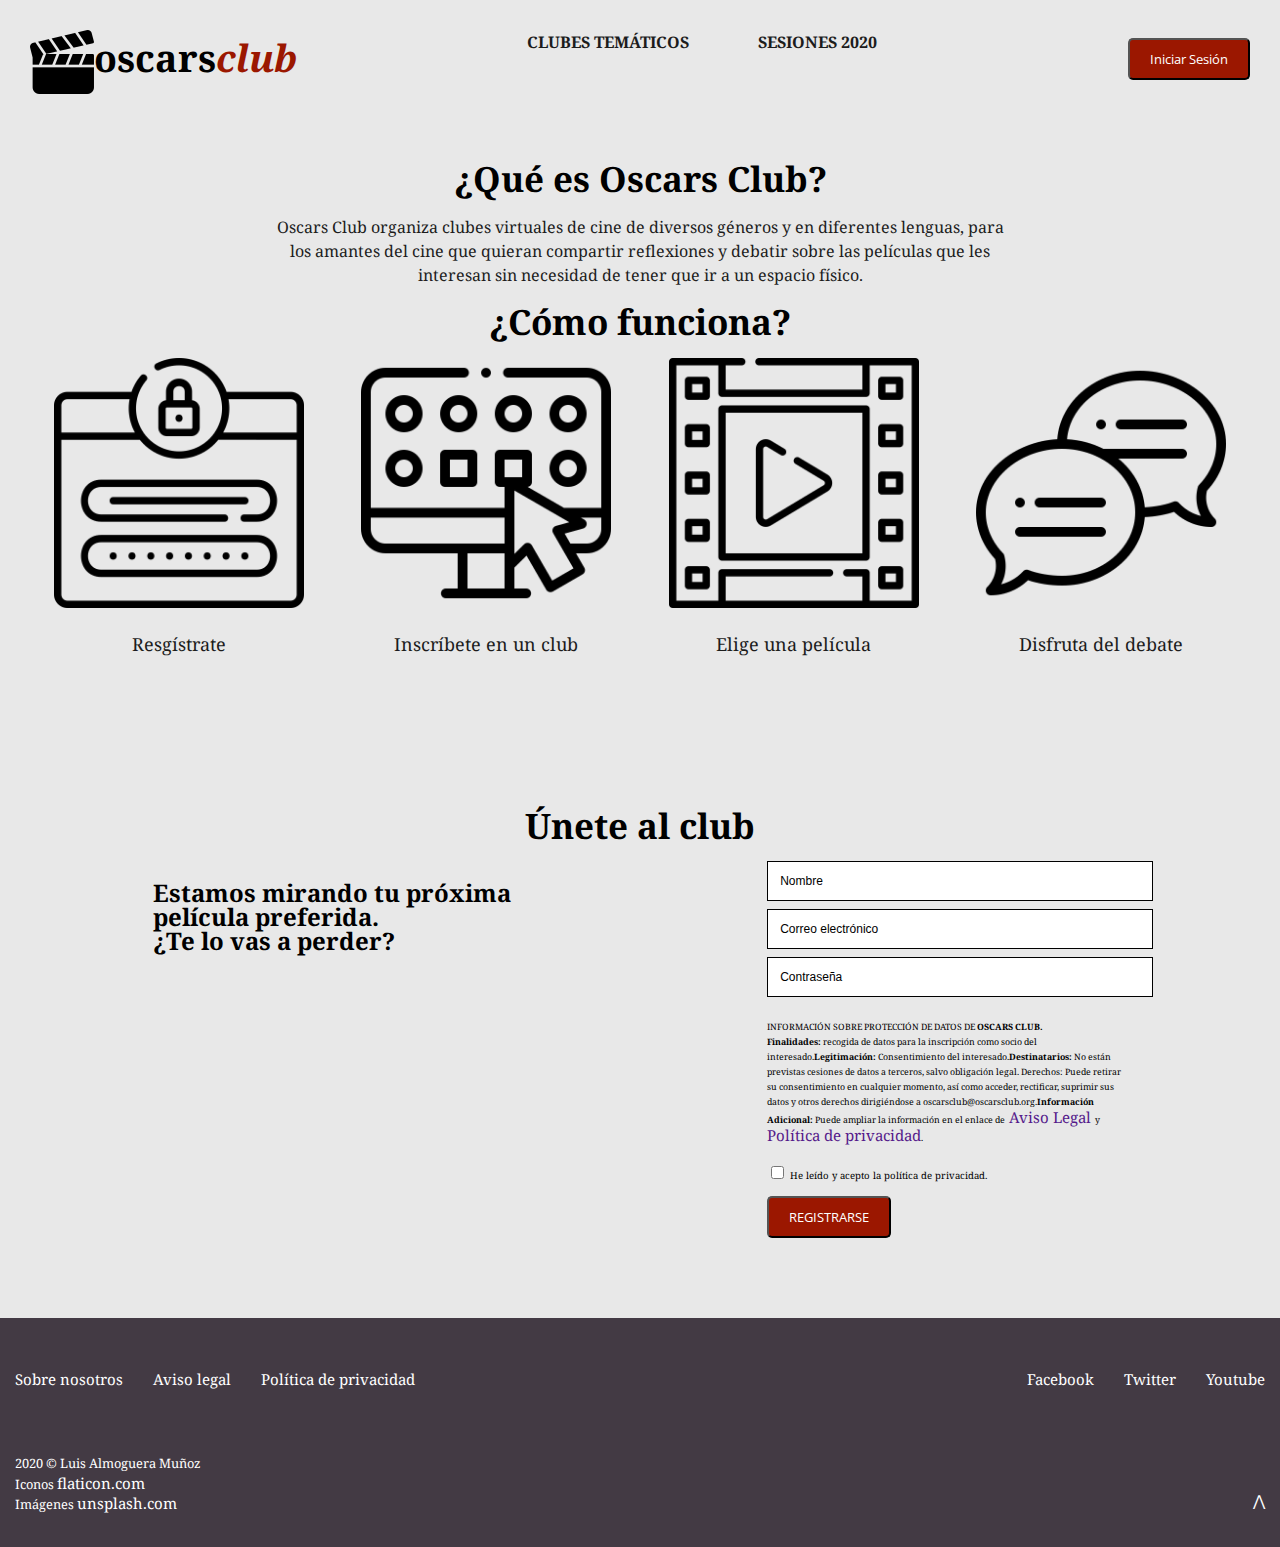
<file: index.html>
<!DOCTYPE html >
<html lang="es">
<head>
    <meta charset="UTF-8">
    <link rel="stylesheet" href="css/style.css">
    <title>Oscars Club</title>
</head>

<body>
    <header >
        <div class="header">    
            <div id="logo" >
                <img alt="Oscars Club" src="img/oscarsclub-isologo.png"> 
                <a href="index.html"><span id="oscars-h" >oscars</span><span id="club-h" >club</span></a>
            </div>

            <div class="menu_header"> 
                <nav>
                <ul>
                    <li><a href="clubs-tematics.html">CLUBES TEMÁTICOS</a></li>
                    <li><a href="sesiones-2020.html">SESIONES 2020</a></li>
                </ul>
                </nav>
            </div>

            <div class="boton_Inicio" >
                <input type="submit" value="Iniciar Sesión" >
            </div>
        </div>
    </header>


    
   <main>
        <div  >
            <h1>¿Qué es Oscars Club?</h1>
            <p class="parrafo_Inicio_Index">Oscars Club organiza clubes virtuales de cine de diversos géneros y en diferentes lenguas, para los amantes del cine que quieran compartir reflexiones y debatir sobre las películas que les interesan sin necesidad de tener que ir a un espacio físico.</p>
        </div>
       
            <h1>¿Cómo funciona?</h1>
        <div class="foto_Container">
            <div><img alt="regístrate" src="img/howto-register.png"> <P style="text-align: center; font-size: 18px ;">Resgístrate</P> </div>
            <div><img alt="regístrate" src="img/howto-club.png"> <P style="text-align: center; font-size: 18px">Inscríbete en un club</P> </div>
            <div><img alt="regístrate" src="img/howto-film.png"> <P style="text-align: center; font-size: 18px">Elige una película</P> </div>
            <div><img alt="regístrate" src="img/howto-speech.png"> <P style="text-align: center; font-size: 18px">Disfruta del debate</P> </div>
        </div>
            
          <h1>Únete al club</h1> 
        <div id="unete_Index"> 
            <div>
                <h2>Estamos mirando tu próxima película preferida. <br>¿Te lo vas a perder?</h2>
                </div>
                <div>
                <form> <!--F O R M U L A R I O-->
                    
                        <div class="fieldcol">
                            <input value="Nombre" type="text" id="nom" pattern="[a-zA-ZàáâäãåąčćęèéêëėįìíîïłńòóôöõøùúûüųūÿýżźñçčšžÀÁÂÄÃÅĄĆČĖĘÈÉÊËÌÍÎÏĮŁŃÒÓÔÖÕØÙÚÛÜŲŪŸÝŻŹÑßÇŒÆČŠŽ∂ð ,.'-]{2,64}" title="Només caràcters alfabètics. Un mínim de 2 i un màxim de 64 caràcters" required>
                        </div>

                        <div class="fieldcol">
                            <input value="Correo electrónico" type="text" id="cognom1" pattern="[a-zA-ZàáâäãåąčćęèéêëėįìíîïłńòóôöõøùúûüųūÿýżźñçčšžÀÁÂÄÃÅĄĆČĖĘÈÉÊËÌÍÎÏĮŁŃÒÓÔÖÕØÙÚÛÜŲŪŸÝŻŹÑßÇŒÆČŠŽ∂ð ,.'-]{2,128}" title="Només caràcters alfabètics. Un mínim de 2 i un màxim de 128 caràcters" required>
                        </div>

                        <div class="fieldcol">
                            <input value="Contraseña" type="text" id="cognom2" pattern="[a-zA-ZàáâäãåąčćęèéêëėįìíîïłńòóôöõøùúûüųūÿýżźñçčšžÀÁÂÄÃÅĄĆČĖĘÈÉÊËÌÍÎÏĮŁŃÒÓÔÖÕØÙÚÛÜŲŪŸÝŻŹÑßÇŒÆČŠŽ∂ð ,.'-]{2,128}" title="Només caràcters alfabètics. Un mínim de 2 i un màxim de 128 caràcters" >
                        </div>
                    

                    <small>
                        INFORMACIÓN SOBRE PROTECCIÓN DE DATOS DE <strong>OSCARS CLUB.<br>
                        Finalidades:</strong> recogida de datos para la inscripción como socio del interesado.<strong>Legitimación: </strong>Consentimiento del interesado.<strong>Destinatarios: </strong> No están previstas cesiones de datos a terceros, salvo obligación legal. Derechos: Puede retirar su consentimiento en cualquier momento, así como acceder, rectificar, suprimir sus datos y otros derechos dirigiéndose a oscarsclub@oscarsclub.org.<strong>Información Adicional:</strong> Puede ampliar la información en el enlace de<a href=""> Aviso Legal </a>  y  <a href=""> Política de privacidad</a>.
                    </small>

                    <label><input type="checkbox" id="case1" required> He leído y acepto la política de privacidad.</label> 
                    <br>
                    <input type="submit" value="REGISTRARSE">
                    
                </form> <!-- FIN FORMULARIO-->
            </div>
    </div>
</main> 
<footer>
    <div class="footer_Container1">
            <div>
                <nav id="footer-nav">  
                <ul>
                <li><a href="">Sobre nosotros</a></li> <li><a href="">Aviso legal</a></li> <li><a href="">Política de privacidad</a></li> 
                </ul>
                </nav>
            </div>

            <div >
                <nav id="footer-nav">  
                <ul>
                <li><a href="">Facebook</a></li> <li><a href="">Twitter</a></li> <li><a href="">Youtube</a></li> 
                </ul>
                </nav>
            </div>
    </div>

    <div class="footer_Container2">
        <div id="footer_Container2_Credits">
        <p> 2020 &copy; Luis Almoguera Muñoz <br>
        Iconos <a href="https://www.flaticon.com">flaticon.com</a> <br>
        Imágenes <a href="https://unsplash.com">unsplash.com</a></p>
        </div>
        
        <div id="footer_Container2_simbol" >
            <p>  </p>
            <p><a  href="#logo"> &xwedge; <!---[con enlace a la parte superior de las páginas]---></a></p>            
        </div>
    </div>

    </footer>
</body>

</html>
</file>
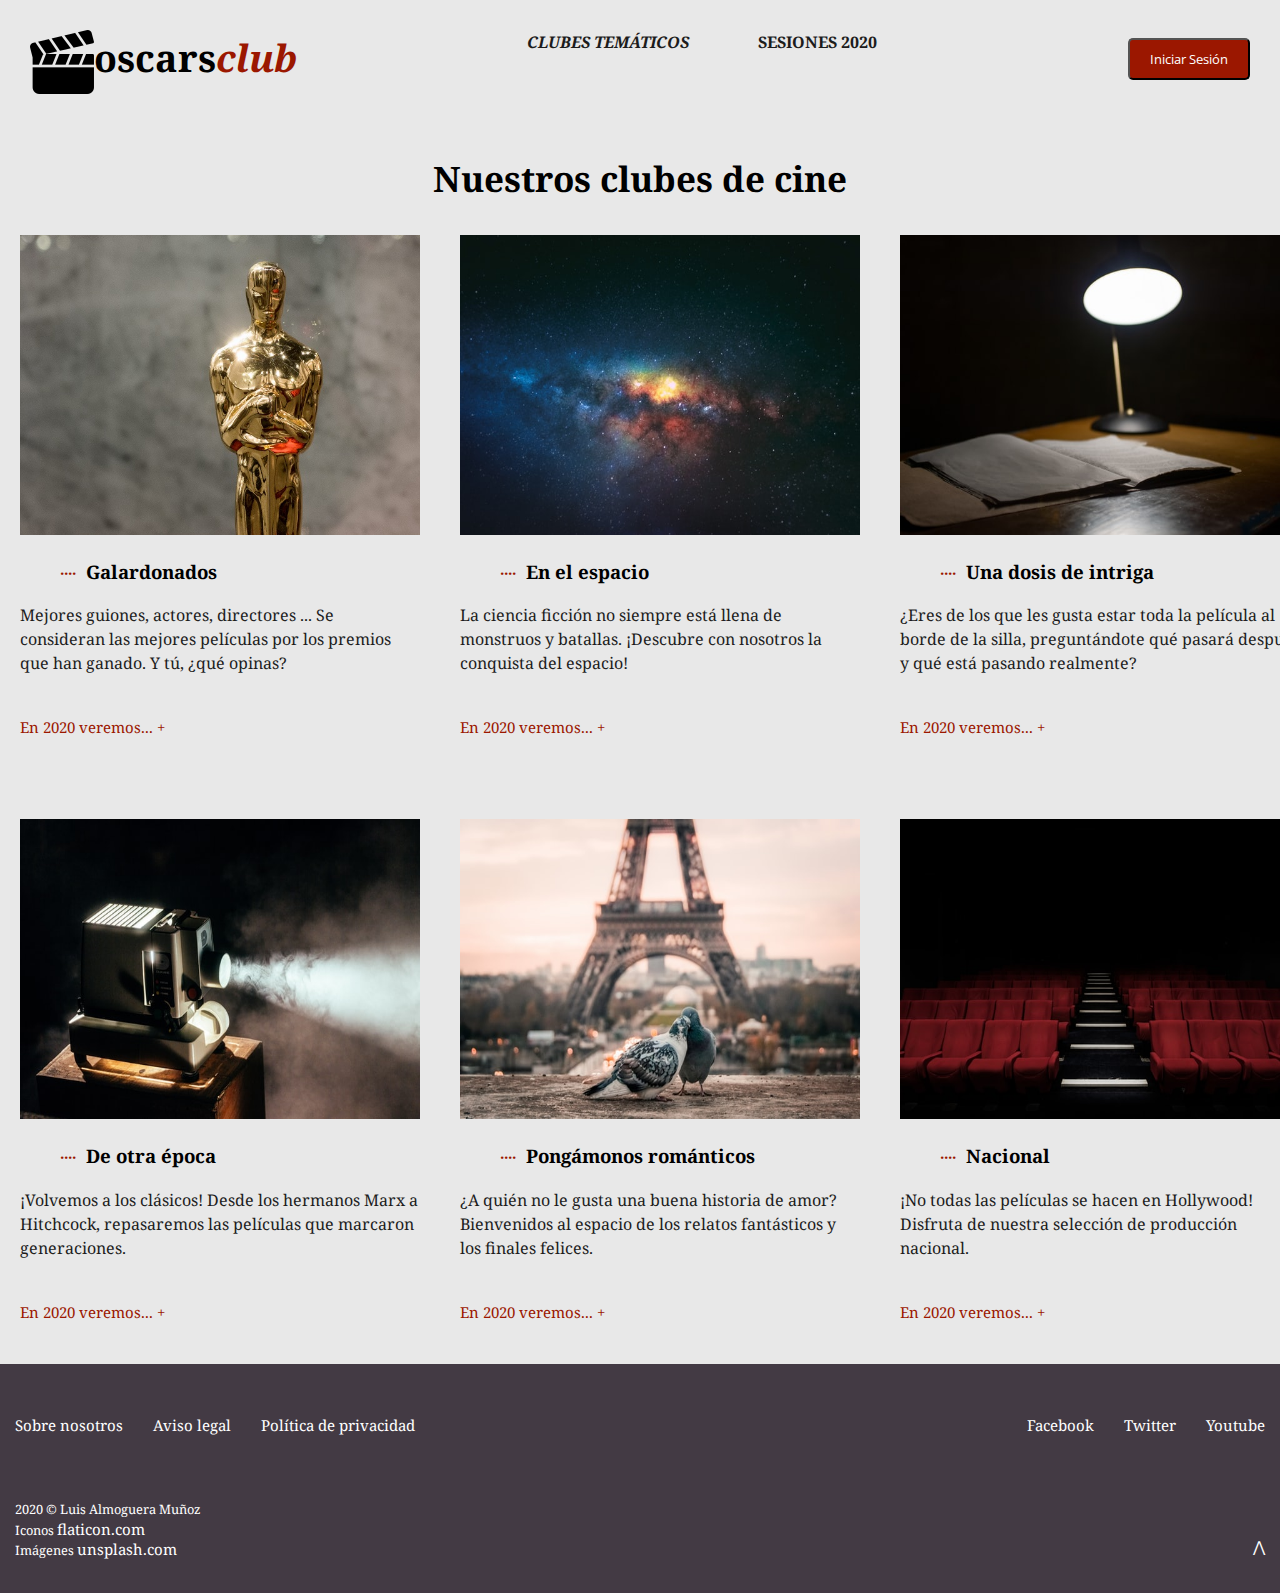
<file: clubs-tematics.html>
<!DOCTYPE html >
<html lang="es">
<head>
    <meta charset="UTF-8">
    <link rel="stylesheet" href="css/style.css">
    <title>Clubes-Temáticos</title>
</head>

<body>
    <header >
        <div class="header">    
            <div id="logo" >
                <img alt="Oscars Club" alt="oscarsclub" src="img/oscarsclub-isologo.png"> 
                <a href="index.html"><span id="oscars-h" >oscars</span><span id="club-h" >club</span></a>
            </div>

            <div class="menu_header"> 
                <nav>
                <ul>
                    <li><a href="clubs-tematics.html"><em>CLUBES TEMÁTICOS</em></a></li>
                    <li><a href="sesiones-2020.html">SESIONES 2020</a></li>
                </ul>
                </nav>
            </div>

            <div class="boton_Inicio" >
                <input type="submit" value="Iniciar Sesión" >
            </div>
        </div>
    </header>

    <main>
        <h1>Nuestros clubes de cine</h1>
        <div class="clubes_Cine">
                <div><img alt="imagen" src="img/club1.jpg"><h3><a href=""></a>Galardonados</h3><p>Mejores guiones, actores, directores ... Se consideran las mejores películas por los premios que han ganado. Y tú, ¿qué opinas?</p><br><a href="sesiones-2020.html#p1">En 2020 veremos... +</a></div>
                <div><img alt="imagen" src="img/club2.jpg"><h3><a href=""></a>En el espacio</h3><p>La ciencia ficción no siempre está llena de monstruos y batallas. ¡Descubre con nosotros la conquista del espacio!</p><br><a href="sesiones-2020.html#p2">En 2020 veremos... +</a></div>
                <div><img alt="imagen" src="img/club3.jpg"><h3><a href=""></a>Una dosis de intriga</h3><p>¿Eres de los que les gusta estar toda la película al borde de la silla, preguntándote qué pasará después y qué está pasando realmente?</p><br><a href="sesiones-2020.html#p3">En 2020 veremos... +</a></div>
                <div><img alt="imagen" src="img/club4.jpg"><h3><a href=""></a>De otra época</h3><p>¡Volvemos a los clásicos! Desde los hermanos Marx a Hitchcock, repasaremos las películas que marcaron generaciones.</p><br><a href="sesiones-2020.html#p4">En 2020 veremos... +</a></div>
                <div><img alt="imagen" src="img/club5.jpg"><h3><a href=""></a>Pongámonos románticos</h3><p>¿A quién no le gusta una buena historia de amor? Bienvenidos al espacio de los relatos fantásticos y los finales felices.</p><br><a href="sesiones-2020.html#p5">En 2020 veremos... +</a></div>
                <div><img alt="imagen" src="img/club6.jpg"><h3><a href=""></a>Nacional</h3><p>¡No todas las películas se hacen en Hollywood! Disfruta de nuestra selección de producción nacional.</p><br><a href="sesiones-2020.html#p6">En 2020 veremos... +</a></div>
           
        </div>
    </main>

    <footer>
        <div class="footer_Container1">
                <div>
                    <nav class="footer-nav">  
                    <ul>
                    <li><a href="">Sobre nosotros</a></li> <li><a href="">Aviso legal</a></li> <li><a href="">Política de privacidad</a></li> 
                    </ul>
                    </nav>
                </div>

                <div >
                    <nav class="footer-nav">  
                    <ul>
                    <li><a href="">Facebook</a></li> <li><a href="">Twitter</a></li> <li><a href="">Youtube</a></li> 
                    </ul>
                    </nav>
                </div>
        </div>

        <div class="footer_Container2">
            <div id="footer_Container2_Credits">
            <p> 2020 &copy; Luis Almoguera Muñoz <br>
            Iconos <a href="https://www.flaticon.com">flaticon.com</a> <br>
            Imágenes <a href="https://unsplash.com">unsplash.com</a></p>
            </div>
            
            <div id="footer_Container2_simbol" >
                <p>  </p>
                <p><a  href="#logo"> &xwedge; <!---[con enlace a la parte superior de las páginas]---></a></p>            </div>
            </div>

        </div>
    </footer>

</body>
</html>
</file>
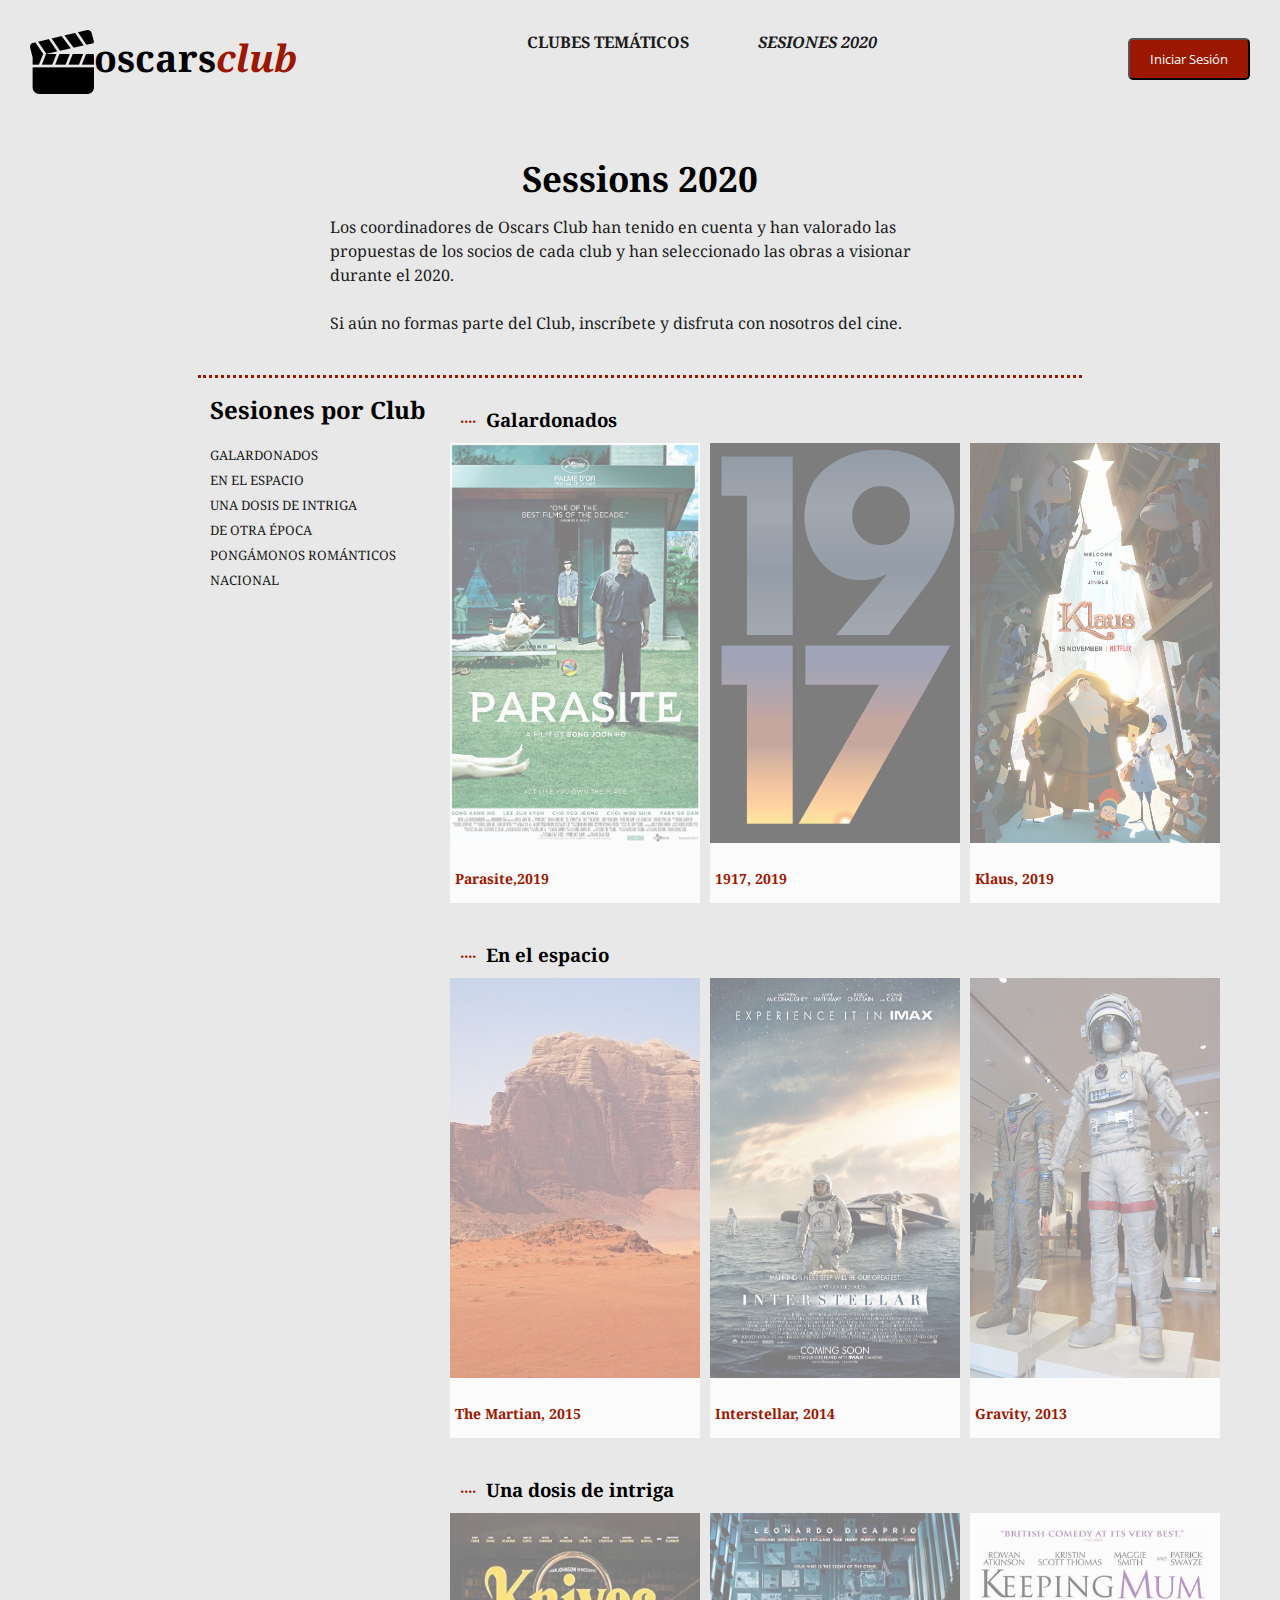
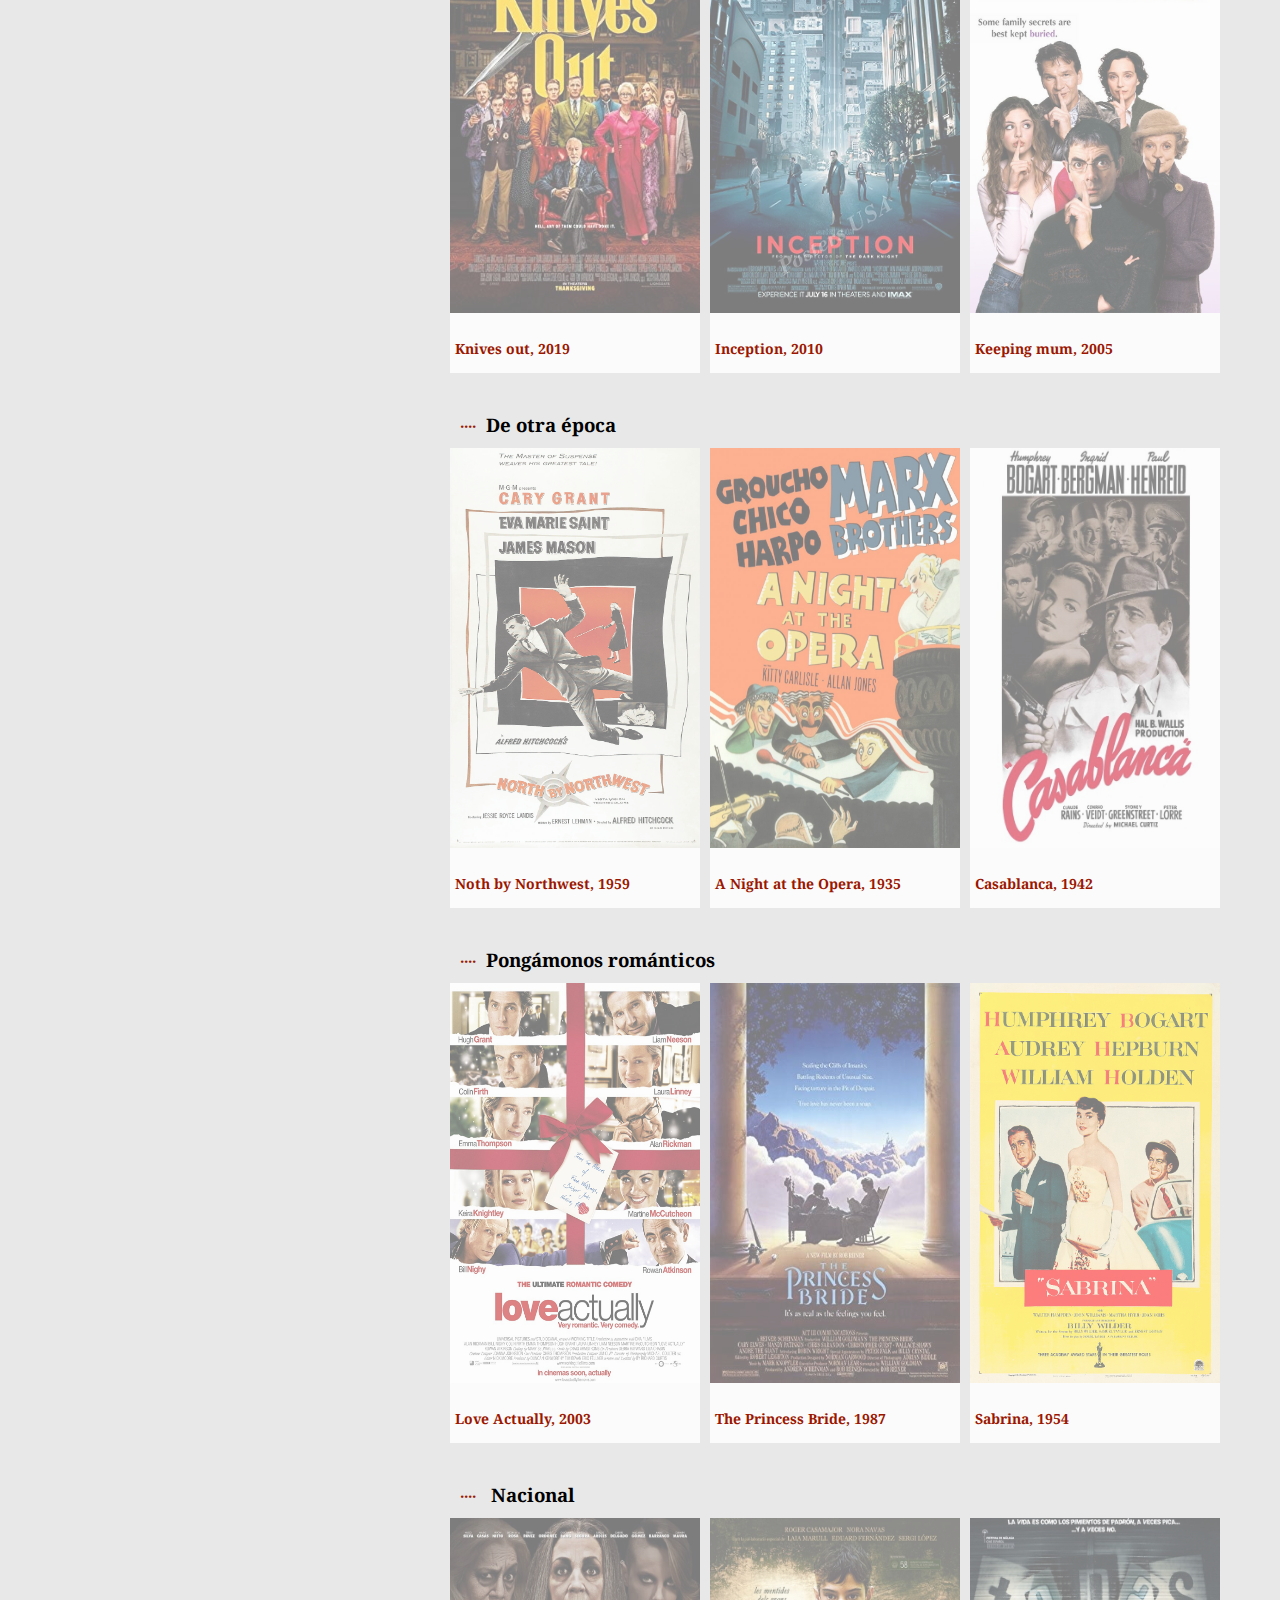
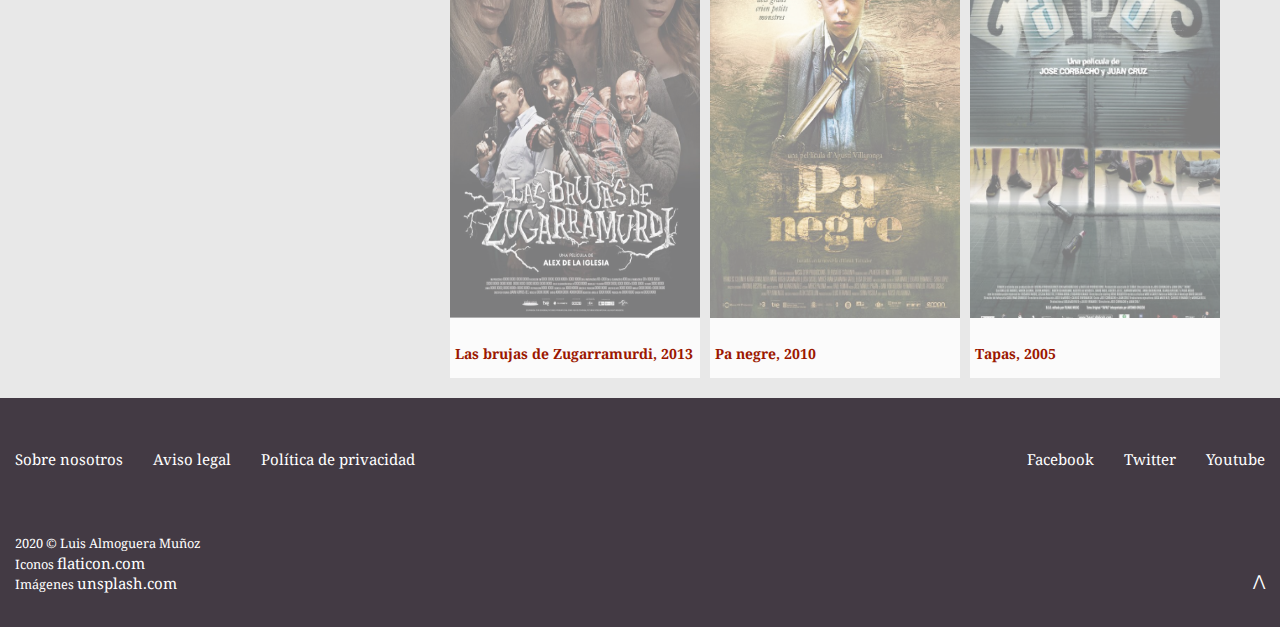
<file: sesiones-2020.html>
<!DOCTYPE html >
<html lang="es">
<head>
    <meta charset="UTF-8">
    <link rel="stylesheet" href="css/style.css">
    <title>Sesiones-2020</title>
</head>

<body>
    <header >
        <div class="header">    
            <div id="logo" >
                <img alt="Oscars Club" src="img/oscarsclub-isologo.png"> 
                <a href="index.html"><span id="oscars-h" >oscars</span><span id="club-h" >club</span></a>
            </div>

            <div class="menu_header"> 
                <nav>
                <ul>
                    <li><a href="clubs-tematics.html">CLUBES TEMÁTICOS</a></li>
                    <li><a href="sesiones-2020.html"><em>SESIONES 2020</em></a></li>
                </ul>
                </nav>
            </div>

            <div class="boton_Inicio" >
                <input type="submit" value="Iniciar Sesión" >
            </div>
        </div>
    </header>

    <main>
        <div class="parrafo_Inicio_Sesiones">
            <h1>Sessions 2020</h1>
            <p>Los coordinadores de Oscars Club han tenido en cuenta y han valorado las propuestas de los socios de cada club y han seleccionado las obras a visionar durante el 2020. <br><br> Si aún no formas parte del Club, inscríbete y disfruta con nosotros del cine.</p>
        </div>

        <div class="contenedor_Sesiones">
            
            <div class="menu_Sesiones">
                <h2>Sesiones por Club</h2>
                <ul>
                    <li><a href="#p1">GALARDONADOS</a></li>
                    <li><a href="#p2">EN EL ESPACIO</a></li>
                    <li><a href="#p3">UNA DOSIS DE INTRIGA</a></li>
                    <li><a href="#p4">DE OTRA ÉPOCA</a></li>
                    <li><a href="#p5">PONGÁMONOS ROMÁNTICOS</a></li>
                    <li><a href="#p6">NACIONAL</a></li>
                </ul>
            </div>
            
            <div class="tipo_Pelicula" style="grid-area:1/2/span 1/ span 3;"> <h3><a id="p1" href=""></a>Galardonados</h3>  </div>
                <div class="pelicula">  <a href=""><img alt="cartel" src="img/club1-movie1.jpg"><h4>Parasite,2019</h4></a></div>
                <div class="pelicula">  <a href=""><img alt="cartel" src="img/club1-movie2.png"><h4>1917, 2019</h4></a></div>
                <div class="pelicula">  <a href="detalle-sesion.html"><img alt="cartel" src="img/club1-movie3.jpg"><h4>Klaus, 2019</h4></a></div>
            <div class="tipo_Pelicula"   style=" grid-area:3/2/span 1/ span 3"><h3><a id="p2" href=""></a>En el espacio</h3> </div>
                <div class="pelicula">  <a href=""><img alt="cartel" src="img/club2-movie1.jpg"><h4>The Martian, 2015</h4></a></div>
                <div class="pelicula">  <a href=""><img alt="cartel" src="img/club2-movie2.jpg"><h4>Interstellar, 2014</h4></a></div>
                <div class="pelicula">  <a href=""><img alt="cartel" src="img/club2-movie3.jpg"><h4>Gravity, 2013</h4></a></div>
            <div class="tipo_Pelicula" style=" grid-area:5/2/span 1/ span 3">  <h3><a id="p3" href=""></a>Una dosis de intriga</h3> </div>
                <div class="pelicula">  <a href=""><img alt="cartel" src="img/club3-movie1.jpg"><h4>Knives out, 2019</h4></a></div>
                <div class="pelicula">  <a href=""><img alt="cartel" src="img/club3-movie2.jpg"><h4>Inception, 2010</h4></a></div>
                <div class="pelicula">  <a href=""><img alt="cartel" src="img/club3-movie3.jpg"><h4>Keeping mum, 2005</h4></a></div>    
            <div class="tipo_Pelicula"  style=" grid-area:7/2/span 1/ span 3">   <h3><a id="p4" href=""></a>De otra época</h3> </div>
                <div class="pelicula">  <a href=""><img alt="cartel" src="img/club4-movie1.jpg"><h4>Noth by Northwest, 1959</h4></a></div>
                <div class="pelicula">  <a href=""><img alt="cartel" src="img/club4-movie2.jpg"></a><h4>A Night at the Opera, 1935</h4></div>
                <div class="pelicula">  <a href=""><img alt="cartel" src="img/club4-movie3.jpg"><h4>Casablanca, 1942</h4></a></div>
            <div class="tipo_Pelicula" style=" grid-area:9/2/span 1/ span 3">  <h3><a id="p5" href=""></a>Pongámonos románticos</h3> </div>
                <div class="pelicula">  <a href=""><img alt="cartel" src="img/club5-movie1.jpg"><h4>Love Actually, 2003</h4></a></div>
                <div class="pelicula">  <a href=""><img alt="cartel" src="img/club5-movie2.jpg"><h4>The Princess Bride, 1987</h4></a></div>
                <div class="pelicula">  <a href=""><img alt="cartel" src="img/club5-movie3.jpg"><h4>Sabrina, 1954</h4></a></div>
            <div class="tipo_Pelicula" style=" grid-area:11/2/span 1/ span 3"> <h3><a id="p6" href=""></a> Nacional</h3> </div>
                <div class="pelicula">  <a href=""><img alt="cartel" src="img/club6-movie1.jpg"><h4>Las brujas de Zugarramurdi, 2013 </h4></a></div>
                <div class="pelicula">  <a href=""><img alt="cartel" src="img/club6-movie2.jpg"><h4>Pa negre, 2010</h4></a></div>
                <div class="pelicula">  <a href=""><img alt="cartel" src="img/club6-movie3.jpg"><h4>Tapas, 2005</h4></a></div>
        </div>
    </main>

    <footer>
        <div class="footer_Container1">
                <div>
                    <nav id="footer-nav">  
                    <ul>
                    <li><a href="">Sobre nosotros</a></li> <li><a href="">Aviso legal</a></li> <li><a href="">Política de privacidad</a></li> 
                    </ul>
                    </nav>
                </div>

                <div >
                    <nav class="footer-nav">  
                    <ul>
                    <li><a href="">Facebook</a></li> <li><a href="">Twitter</a></li> <li><a href="">Youtube</a></li> 
                    </ul>
                    </nav>
                </div>
        </div>

        <div class="footer_Container2">
            <div id="footer_Container2_Credits">
            <p> 2020 &copy; Luis Almoguera Muñoz <br>
            Iconos <a href="https://www.flaticon.com">flaticon.com</a> <br>
            Imágenes <a href="https://unsplash.com">unsplash.com</a></p>
            </div>
            
            <div id="footer_Container2_simbol" >
                <p>  </p>
                <p><a  href="#logo"> &xwedge; <!---[con enlace a la parte superior de las páginas]---></a></p>         
            </div>
         </div>

    </footer>

</body>
</html>
</file>
<file: css/style.css>
/*FUENTES*/
@import url('https://fonts.googleapis.com/css2?family=Noto+Serif:ital,wght@0,400;0,700;1,400;1,700&family=Open+Sans:ital,wght@0,400;1,700&display=swap');

/*TIPOGRAFIA*/
h1{
	font-size: 35px;
	text-align: center;
	font-weight: 700;

}
h2{ /*PONER DONDE LO USO!*/

}
h3{/*PONER DONDE LO USO!*/
	padding-left:30px ;
	
}
h4{
	text-align: left;
	padding-left: 5px;
	color: rgb(155, 23, 0);
	font-size: 14px;
	margin-bottom: 0;
}
h5{
	font-size: 20px;

}
p{
	color: rgb(28, 28, 28);
}
a{                                   /*Enlaces A*/
	text-decoration: none;
	font-size: 15px;
}
/*BODY*/
body {
	margin: 0;
	font-family: 'Noto Serif', 'Open Sans' ;
	font-size: 1em;
	line-height: 1.5em;
	background: rgb(232, 232, 232);   
}
/*MAIN*/
main{
	padding: 20px 2vW;
}

/*----------------------------------------------------------------------------------------------------------------------*/
/*HEADER*/
.header{		/*HEADER CAJA*/
	margin: 0;
	padding: 30px;
	display: flex;
	flex-wrap: wrap-reverse;
	justify-content: space-between;
	align-items: flex-end;
	/*padding: 20px 40px 20px ;*/
	
   /* flex-direction: column;*/   
}
#logo {				/*LOGO CLAQUETA HEADER*/
	text-align: center;
	display:flex;
	align-items: center;
	justify-content: start;
}
#oscars-h{			/*LOGO TITULO 1*/
    color:black;
    font-size:2.5em;
    font-weight: 700;
	font-family: 'Noto Serif';
}
#club-h{			/*LOGO TITULO 2*/
    color:rgb(155, 23, 0);
    font-size:2.5em;
    font-weight: 700;
    font-style: italic;
    font-family: 'Noto Serif'
}
.menu_header{		/* MENÚ NAVEGACIÓN HEADER*/
	
	
}
.menu_header nav a {
    color: rgb(28, 28, 28);
	text-decoration: none;
	font-weight: 700;
/* 	font-style: italic; /*!!!DUDAS!!!*/
	font-size:1em;
	
}
.menu_header nav a.active {
	text-decoration: none;
}
.menu_header nav a:hover {
	color: rgb(28, 28, 28, 0.5);
	text-decoration: none;
	
}
/*  */
.menu_header nav a:last-child:after {
	display: none;
}
.menu_header nav ul {
	width: 410px;
	
	
	display: flex;
	flex-wrap: wrap;
	justify-content: space-between;
	padding: 0;
	margin: 0;
}
.menu_header nav ul li {
	list-style: none;
	text-align: center;
	width: 200px;
	margin: 0;
	
	
	
}

input[type="submit"] {                          /*BOTÓN DE INICIO DE SESIÓN*/
	background-color:rgb(155, 23, 0);
	padding: 10px 20px;
	border-radius: 5px;
	color: rgb(255, 255, 255);
	font-family: 'Open Sans';
}
input:hover{
	color: rgb(28, 28, 28);
}


/*----------------*/
/*CONTENEDOR IMÁGENES*/
.foto_Container{
	display: flex;
	flex-wrap: wrap-reverse;
	justify-content: space-around;
	align-items: center;
	margin-bottom: 140px;
}
.foto_Container div{
	height: 100%;
}
.foto_Container img{
	width: 250px;	
}
/*--------------------------*/
/*  FORMULARIO   */

#unete_Index{ 
	display: flex;
	flex-wrap:wrap;
	justify-content: space-around;
	margin-bottom: 60px;
}
#unete_Index div{
	width: 360px;
	
}
.fieldcol{
	padding-bottom: 8px ;
	
}
.fieldcol input{
	border: black 1px solid;

}
input[type="text"]{ /*INTRODUCCIÓN INFO REGISTRO*/
	font-size: 12px;
	padding: 12px;
	width: 100%;
}
form label{
	font-size: 0.6em;
	padding-bottom: 0.55em ;
}
form small {		/*CONDICIONES REGISTRO*/
	display: block;
	font-size: 0.55em;
	line-height: 1.7em;
	margin: 15px 0;
}
input[type="submit"]{	/*CASILLA REGISTRO*/
	margin-top: 8px;	
}
/*-------------------------*/
/*   FOOTER    */
footer {
    background: rgb(67, 58, 68);
	color: white;
	font-size: 0.8em;
	padding-top: 40px;
}
footer p{
	color: rgb(255, 255, 255);
}
.footer_Container1{
	display:flex;
	flex-direction: row;
	flex-flow:wrap;
	justify-content:space-between;	
	
}
.footer_Container1  div{
	
	text-align:center;
	line-height: 1em;
}
footer nav{
	padding-bottom: 40px ;

}
footer nav ul  {
	list-style: none;
	display:flex;
	flex-direction: row;
	flex-flow:wrap;
	align-items: center;
	margin: 0;
	padding: 0;
}
footer nav ul li {
	width: auto;
	padding: 15px;
}
footer nav a {
	color: rgb(255, 255, 255);
	text-decoration: none;
}
footer nav a.active {
	text-decoration: underline;
}
footer nav a:hover {
	color: rgb(155, 23, 0);
	text-decoration: underline;
}
/* #footer-nav1 a:after{
	content: "·";
	
}
#footer-nav1 nav a:last-child:after {
	display: none;
} */


/******************/
.footer_Container2{
	display:flex;
	flex-wrap:wrap;
	justify-content: space-between;
	padding-bottom:20px ;
}
.footer_Container2 div{
	line-height: 1.5em;
}
#footer_Container2_Credits {
	display:flex;
	flex-direction: row;
	flex-flow:wrap;
	justify-content: start;
	align-items: center;
	margin: 0;
	padding-left:15px ;
}
#footer_Container2_Credits a{
	list-style: none;
	color: rgb(255, 255, 255);
}
#footer_Container2_Credits a:hover{
	color: rgb(155, 23, 0);
}


#footer_Container2_simbol  {
	font-size: 15px;
	display:flex;
	flex-direction: row;
	flex-flow:wrap;
	justify-content: end;
	align-items: flex-end;
	margin: 0;
	padding-right:15px ;
}
#footer_Container2_simbol a{
	list-style: none;
	color: rgb(255, 255, 255);

}
#footer_Container2_simbol a:hover{
	color: rgb(155, 23, 0);
}

	/**/





/*--------------------------------------------------------*/
/*Responsive*/
@media screen and (max-width:780px) {
	/*HEADER RS*/
	.header{
		justify-content: center;
		align-items: center;
		flex-direction: column;
		margin: 0;
		padding: 0;
	}
	.menu_header nav ul{
		justify-content: center;
		align-items: center;
		flex-direction: column;
		line-height: 2em;
	}
	.boton_Inicio{
		order: 1;
	}
	#logo{
		order: 2;
		padding: 25px;
	}
	.menu_header {
		order: 3;
	}
	/*MAIN RS*/
	#unete_Index div{

		width: 95%;
	}
	
	/*FOOTER RS C1*/
	.footer_Container1{
		display: flex;
		flex-direction: column;
		justify-content: center;	
		align-items: center;	
	}
	.footer-nav ul  {
	flex-direction: column;
	align-items: center;
	justify-content: center;
	padding: 20px;
	} 
	.footer-nav li {
		padding-bottom: 10px ;
	}
	/*C2*/
	.footer_Container2{
		flex-direction: column;
		justify-content: center;
	}
	#footer_Container2_Credits {
		text-align: center;
		flex-direction: column;
		justify-content: start;
		padding: 20px;
	}
	#footer_Container2_simbol {
		flex-direction: column; 
	}

}

/*-----------------------------------------------------------------------------------*/
/*--------------CLUBES TEMÁTICOS--------------------------*/

.clubes_Cine {
	display: grid;
	grid-gap:40px ;
	grid-template-columns: repeat(3,400px);
	justify-content: center;

}
.clubes_Cine div{
/* 	align-items: end;
 */	margin: 20px;
	width: 400px;
}
.clubes_Cine  img{
	width: 400px;
	height: 300px;
}
.clubes_Cine h3 a::before{
	content: "····";
	padding: 10px;
	margin: 0;
	color: rgb(155, 23, 0);
}	
.clubes_Cine a{
	color: rgb(155, 23, 0);
}
.clubes_Cine a:hover{
	opacity: 0.5;
}
/*RS*/
@media  screen and (max-width:1250px){
	.clubes_Cine  {
		display: grid;
		grid-gap:40px ;
		grid-template-columns: repeat(1,400px);
		justify-content: center;
	}
	.clubes_Cine div{
		margin: 0;
		width: 100%;
	}
}
/*-----------------------------------------------------------------------------------*/

/*---------------------SESIONES----------------------------------------*/
.contenedor_Sesiones{
	display: grid;
	grid-template-columns: auto auto auto auto ;
	grid-gap: 10px;
	width: 70%;
	margin: auto;
	justify-content: space-between;

}
.menu_Sesiones{
	grid-row: 1 / 13;
	text-align: left;
	width: 230px;

}
.menu_Sesiones ul {
	list-style: none;
	margin: 0;
	padding: 0;
}
.menu_Sesiones ul li a{
	font-size: 13px;
	color: rgb(28,28,28);
}
.menu_Sesiones a:hover{
	color:rgb(28,28,28,0.5);
}
/* .tipo_Pelicula{
	background-color: rgb(51, 50, 50);
} */

.pelicula{ 
	background-color: rgba(255, 255, 255, 0.8);
	width: 250px;
	height: 460px;	
}
.pelicula h4{
	width: 100%;
	margin-bottom: 0;
}
.pelicula a :hover{
	opacity: 0.5;
}

.pelicula img{
	width: 100%;

	height: 400px;
	opacity: 0.5;
}


 .tipo_Pelicula h3{
	margin: 0;
	padding-top: 30px;
	padding-left:0 ;
} 

 .tipo_Pelicula h3 a::before{
	content: "····";
	padding: 10px;
	color:rgb(155, 23, 0);
} 


/*RS*/
@media screen and (max-width:1200px){
	.contenedor_Sesiones {
		display: flex;
		justify-content: center;
		align-items: center;
		flex-direction: column;
		margin: 0;
		padding: 0;
		width: auto;
	}
	.menu_Sesiones{
		width: auto;
	}
	.tipo_Pelicula {
		width: 100%;

	}
	.pelicula {
		width:350px;
		height: auto;
	}
	.pelicula img {
		width: 100%;
		margin: auto ;
		height: 60%;
	}
	
}

/*CONTENEDOR DIV PÁRRAFOS INICIO PANTALLAS*/
.parrafo_Inicio_Index{
	margin: auto; 
	width: 730px; 
	text-align: center;

	
}
.parrafo_Inicio_Sesiones{
	margin: auto; 
	border-bottom: dotted 3px rgb(155, 23, 0);
	width: 72%;
}
.parrafo_Inicio_Sesiones p{
	justify-content: center;
	width: 70%;
	margin: auto;
	padding-bottom: 40px;
}
/*RS*/
@media screen and (max-width:1200px){
	.parrafo_Inicio_Index{
		justify-content: center;
		margin: 0;
		width: auto;
		text-align: center;
	}
	.parrafo_Inicio_Sesiones{
		justify-content: center;
		margin: 0;
		width: auto;
	}
}
/*-- -------------------------------------------------------------*/

/* DETALLE SESIÓN */
/* Hilo de Ariadna */ /* BREADCRUMB */
.caja_Breadcrumb{
	width: 70%;
	margin: auto;
}
ul.breadcrumb {
	padding: 10px 0px;
	list-style: none;
  }
  
  ul.breadcrumb li {
	display: inline;
	font-size: 18px;
  }
  
  ul.breadcrumb li+li:before {
	padding: 8px;
	color: black;
	content: "/\00a0";
  }
  
  ul.breadcrumb li a {
	color: black;
	text-decoration: none;
	font-size: 18px;
  }
  
  ul.breadcrumb li a:hover {
	color: rgb(28,28,28, 0.5);
  }


.contenedor_Detalles{
	display: grid;
	grid-template-columns: auto auto;
	grid-gap: 10px;
	width: 70%;
	margin: auto;
}
.ficha_Tecnica{
	grid-row: 1 /4;
	text-align: left;
	margin-top: 0;
	width: 400px;

}
.ficha_Tecnica ul {
	text-align: left;
	padding-left: 5px;
	list-style: none;
	border-bottom: 2px solid ;
	width: 100%;
}


dl{
	line-height: 1.5em;
}
dt{
	border-bottom: 2px solid ;
}
dd{
	font-size: 13px;
	margin-left:12px ;
}
#info1 , #info2 , #info3{
	width: 600px;
	text-align: justify;
}

#info2 img{
	border-radius: 50%;
	width: 150px;
	height: 150px;
	float: left;
	margin: 0;
}
#info3 p{
	font-style: italic;
	font-weight: bold;
	text-transform: uppercase;
	font-size: 13px;
}

/*RS*/
@media screen and (max-width:1200px){
	.contenedor_Detalles{
		display: flex;
		justify-content: center;
		align-items: center;
		flex-direction: column;
		margin: 0;
		padding: 0;
		width: auto;
	}
	.ficha_Tecnica{
		width: auto;
	}
	#info1, #info2 , #info3{
		width: 100%;
		margin: auto;
	}
	#info3 iframe{
		width: 100%;
		margin: auto;
	}
}



/* ------------------------------------------------------------------ */
</file>
